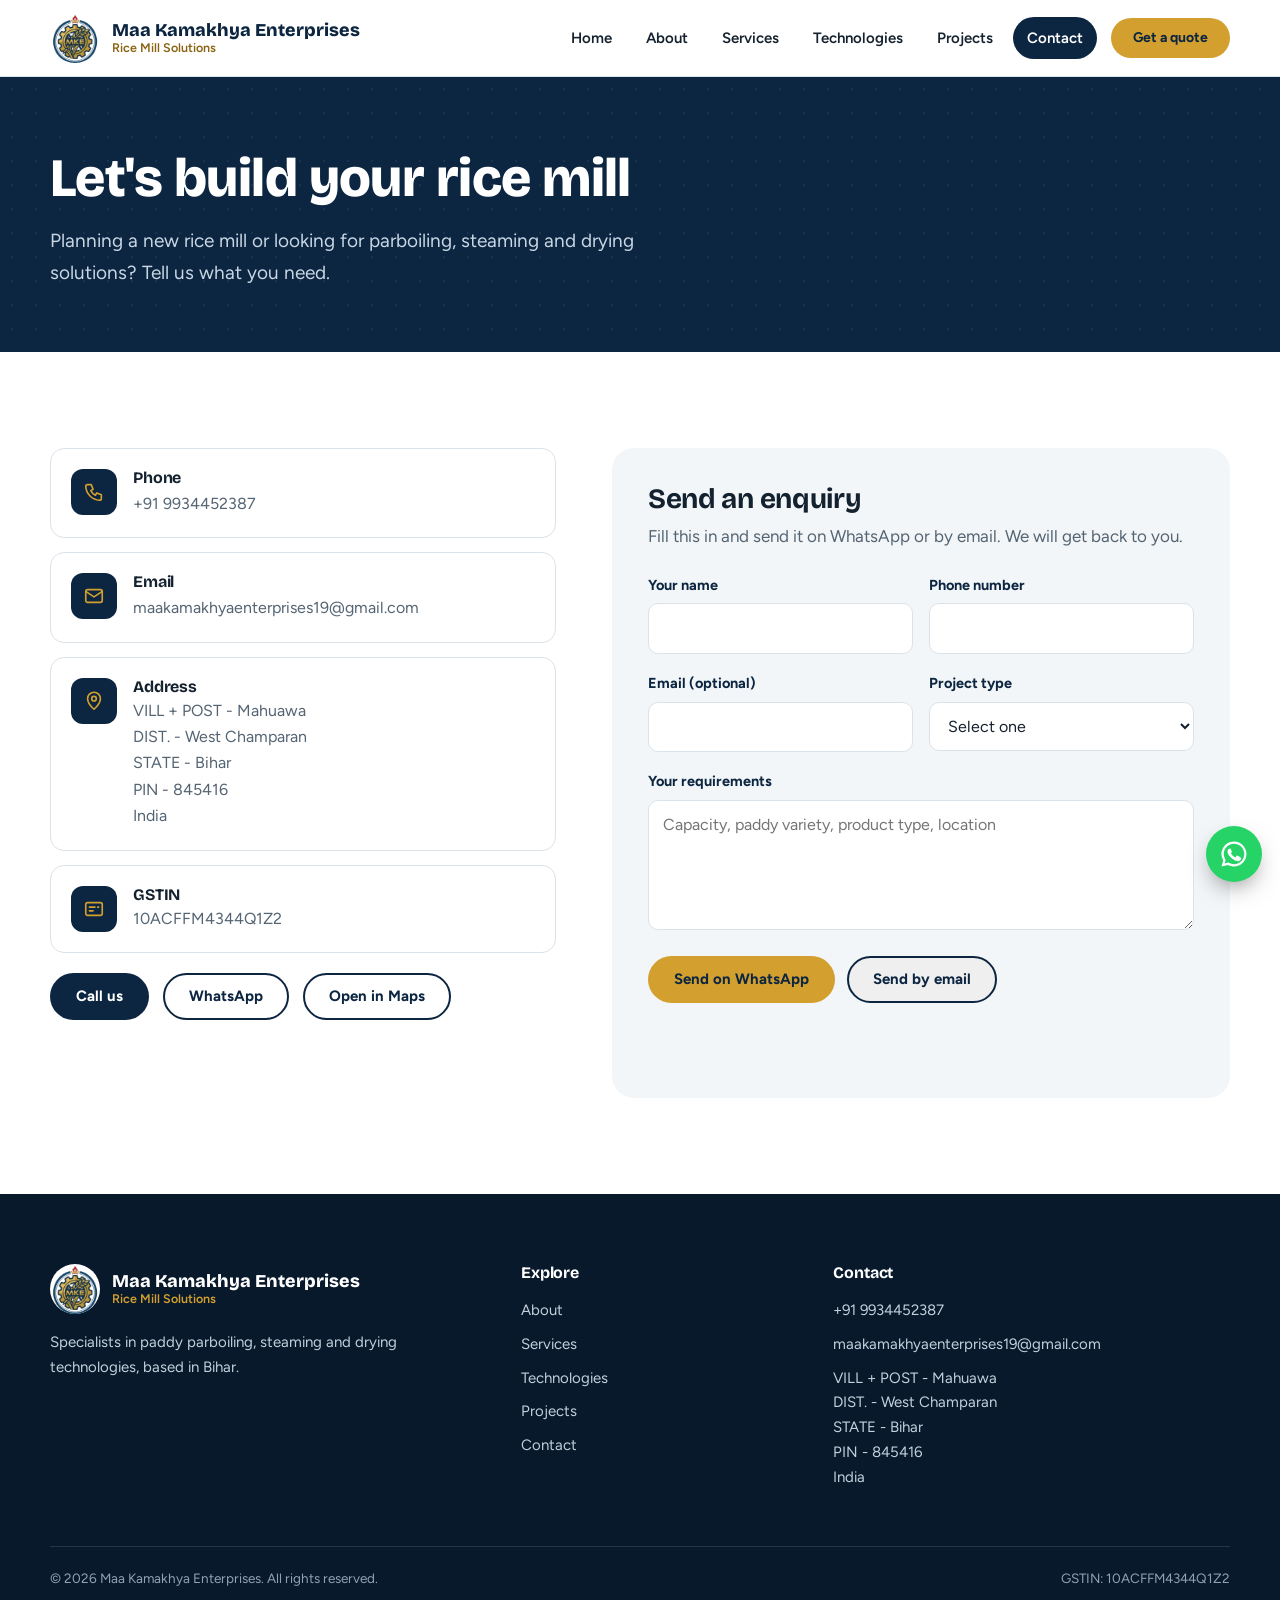
<file: contact.html>
<!doctype html>
<html lang="en">
<head>
  <meta charset="UTF-8">
  <meta name="viewport" content="width=device-width, initial-scale=1">
  <title>Contact | Maa Kamakhya Enterprises</title>
  <meta name="description" content="Contact Maa Kamakhya Enterprises, Mahuawa, West Champaran, Bihar for rice mill plant setup, parboiling, steaming and drying solutions.">
  <meta name="theme-color" content="#0c2540">
  <link rel="canonical" href="https://mdrive660-cmd.github.io/mkeglobal/contact.html">
  <meta property="og:type" content="website">
  <meta property="og:site_name" content="Maa Kamakhya Enterprises">
  <meta property="og:title" content="Contact | Maa Kamakhya Enterprises">
  <meta property="og:description" content="Contact Maa Kamakhya Enterprises, Mahuawa, West Champaran, Bihar for rice mill plant setup, parboiling, steaming and drying solutions.">
  <meta property="og:url" content="https://mdrive660-cmd.github.io/mkeglobal/contact.html">
  <meta property="og:image" content="https://mdrive660-cmd.github.io/mkeglobal/images/logo/mke-logo.png">
  <meta name="twitter:card" content="summary">
  <link rel="icon" type="image/png" href="images/logo/mke-mark.png">
  <link rel="apple-touch-icon" href="images/logo/mke-mark.png">
  <link rel="preconnect" href="https://fonts.googleapis.com">
  <link rel="preconnect" href="https://fonts.gstatic.com" crossorigin>
  <link href="https://fonts.googleapis.com/css2?family=Bricolage+Grotesque:opsz,wght@12..96,600;12..96,700;12..96,800&family=Figtree:wght@400;500;600;700&display=swap" rel="stylesheet">
  <link rel="stylesheet" href="css/style.css">
  <script src="js/company-config.js"></script>
</head>
<body>
<a href="#main" class="skip-link">Skip to main content</a>
<header class="header">
  <div class="wrap bar">
    <a class="brand" href="index.html" aria-label="Maa Kamakhya Enterprises, home">
      <img src="images/logo/mke-mark.png" alt="" width="50" height="50">
      <span class="brand-text"><strong>Maa Kamakhya Enterprises</strong><small>Rice Mill Solutions</small></span>
    </a>
    <button class="menu" type="button" aria-label="Open menu" aria-controls="site-nav" aria-expanded="false"><span></span><span></span><span></span></button>
    <nav id="site-nav" class="site-nav" aria-label="Main"><a href="index.html">Home</a><a href="about.html">About</a><a href="services.html">Services</a><a href="technologies.html">Technologies</a><a href="projects.html">Projects</a><a href="contact.html" aria-current="page">Contact</a><a class="btn btn-gold nav-cta" href="contact.html">Get a quote</a></nav>
  </div>
</header>
<main id="main">
<section class="page-hero"><div class="wrap"><h1>Let's build your rice mill</h1><p>Planning a new rice mill or looking for parboiling, steaming and drying solutions? Tell us what you need.</p></div></section>
<section class="section">
  <div class="wrap contact-grid">
    <div class="info-list">
      <div class="info"><div class="icon"><svg viewBox="0 0 24 24" fill="none" stroke="currentColor" stroke-width="1.8" stroke-linecap="round" stroke-linejoin="round" aria-hidden="true" ><path d="M5 4h4l2 5-2.5 1.5a11 11 0 0 0 5 5L15 13l5 2v4a2 2 0 0 1-2 2A16 16 0 0 1 3 6a2 2 0 0 1 2-2z"/></svg></div><div><h3>Phone</h3><a href="tel:+919934452387" data-company-href="tel"><span data-company="phone">+91 9934452387</span></a></div></div>
      <div class="info"><div class="icon"><svg viewBox="0 0 24 24" fill="none" stroke="currentColor" stroke-width="1.8" stroke-linecap="round" stroke-linejoin="round" aria-hidden="true" ><rect x="3" y="5" width="18" height="14" rx="2"/><path d="m3 7 9 6 9-6"/></svg></div><div><h3>Email</h3><a href="mailto:maakamakhyaenterprises19@gmail.com" data-company-href="mailto"><span data-company="email">maakamakhyaenterprises19@gmail.com</span></a></div></div>
      <div class="info"><div class="icon"><svg viewBox="0 0 24 24" fill="none" stroke="currentColor" stroke-width="1.8" stroke-linecap="round" stroke-linejoin="round" aria-hidden="true" ><path d="M12 21s7-6.2 7-11.5a7 7 0 0 0-14 0C5 14.8 12 21 12 21z"/><circle cx="12" cy="9.5" r="2.5"/></svg></div><div><h3>Address</h3><p data-company="address">VILL + POST - Mahuawa<br>DIST. - West Champaran<br>STATE - Bihar<br>PIN - 845416<br>India</p></div></div>
      <div class="info"><div class="icon"><svg viewBox="0 0 24 24" fill="none" stroke="currentColor" stroke-width="1.8" stroke-linecap="round" stroke-linejoin="round" aria-hidden="true" ><rect x="3" y="5" width="18" height="14" rx="2"/><path d="M7 10h6M7 14h4M16 10h1"/></svg></div><div><h3>GSTIN</h3><p data-company="gstin">10ACFFM4344Q1Z2</p></div></div>
      <div class="actions" style="margin-top:6px">
        <a class="btn btn-dark" href="tel:+919934452387" data-company-href="tel">Call us</a>
        <a class="btn btn-line" href="https://wa.me/919934452387?text=Hello%20Maa%20Kamakhya%20Enterprises%2C%20I%20would%20like%20to%20discuss%20a%20rice%20mill%20project." data-company-href="wa" target="_blank" rel="noopener noreferrer">WhatsApp</a>
        <a class="btn btn-line" href="https://www.google.com/maps/search/?api=1&amp;query=Mahuawa%2C+West+Champaran%2C+Bihar+845416" target="_blank" rel="noopener noreferrer">Open in Maps</a>
      </div>
    </div>
    <form class="form" id="enquiry-form" novalidate>
      <h2>Send an enquiry</h2>
      <p>Fill this in and send it on WhatsApp or by email. We will get back to you.</p>
      <div class="field-row">
        <div class="field"><label for="name">Your name</label><input id="name" name="name" autocomplete="name" required></div>
        <div class="field"><label for="phone">Phone number</label><input id="phone" name="phone" type="tel" autocomplete="tel" required></div>
      </div>
      <div class="field-row">
        <div class="field"><label for="email">Email (optional)</label><input id="email" name="email" type="email" autocomplete="email"></div>
        <div class="field"><label for="project">Project type</label>
          <select id="project" name="project"><option value="">Select one</option><option>New rice mill</option><option>Upgrade of existing mill</option><option>Parboiling plant</option><option>Steaming system</option><option>Paddy drying</option><option>Other</option></select></div>
      </div>
      <div class="field"><label for="message">Your requirements</label><textarea id="message" name="message" placeholder="Capacity, paddy variety, product type, location" required></textarea></div>
      <div class="form-actions">
        <button class="btn btn-gold" type="submit">Send on WhatsApp</button>
        <button class="btn btn-line" type="button" id="send-email">Send by email</button>
      </div>
      <p class="form-msg" role="status" aria-live="polite"></p>
    </form>
  </div>
</section>
</main>
<footer class="footer">
  <div class="wrap footer-grid">
    <div>
      <div class="brand">
        <img src="images/logo/mke-mark.png" alt="" width="50" height="50">
        <span class="brand-text"><strong data-company="name">Maa Kamakhya Enterprises</strong><small>Rice Mill Solutions</small></span>
      </div>
      <p>Specialists in paddy parboiling, steaming and drying technologies, based in Bihar.</p>
    </div>
    <div>
      <h4>Explore</h4>
      <a href="about.html">About</a><a href="services.html">Services</a><a href="technologies.html">Technologies</a><a href="projects.html">Projects</a><a href="contact.html">Contact</a>
    </div>
    <div>
      <h4>Contact</h4>
      <a href="tel:+919934452387" data-company-href="tel"><span data-company="phone">+91 9934452387</span></a>
      <a href="mailto:maakamakhyaenterprises19@gmail.com" data-company-href="mailto"><span data-company="email">maakamakhyaenterprises19@gmail.com</span></a>
      <address data-company="address">VILL + POST - Mahuawa<br>DIST. - West Champaran<br>STATE - Bihar<br>PIN - 845416<br>India</address>
    </div>
  </div>
  <div class="wrap bottom">
    <span>&copy; <span data-company="year">2026</span> Maa Kamakhya Enterprises. All rights reserved.</span>
    <span>GSTIN: <span data-company="gstin">10ACFFM4344Q1Z2</span></span>
  </div>
</footer>
<div class="floating"><a aria-label="Chat on WhatsApp" href="https://wa.me/919934452387?text=Hello%20Maa%20Kamakhya%20Enterprises%2C%20I%20would%20like%20to%20discuss%20a%20rice%20mill%20project." data-company-href="wa" data-text="Hello Maa Kamakhya Enterprises, I would like to discuss a rice mill project." target="_blank" rel="noopener noreferrer">
  <svg viewBox="0 0 24 24" fill="currentColor" aria-hidden="true"><path d="M12 2a10 10 0 0 0-8.6 15.1L2 22l5-1.3A10 10 0 1 0 12 2zm0 18.2a8.2 8.2 0 0 1-4.2-1.2l-.3-.2-3 .8.8-2.9-.2-.3A8.2 8.2 0 1 1 12 20.2zm4.5-6.1c-.2-.1-1.5-.7-1.7-.8s-.4-.1-.6.1-.7.8-.8 1-.3.2-.5.1a6.700 6.700 0 0 1-3.300-2.900c-.2-.4.2-.4.700-1.300.1-.1 0-.3 0-.4l-.8-1.800c-.2-.5-.4-.4-.6-.4h-.5a1 1 0 0 0-.7.3 3 3 0 0 0-.9 2.200 5.300 5.300 0 0 0 1.100 2.800 12 12 0 0 0 4.600 4c1.700.7 2.400.8 3.200.7a2.700 2.700 0 0 0 1.800-1.300 2.200 2.200 0 0 0 .2-1.300c-.1-.1-.3-.2-.5-.3z"/></svg></a></div>
<script src="js/script.js"></script>
</body>
</html>
</file>
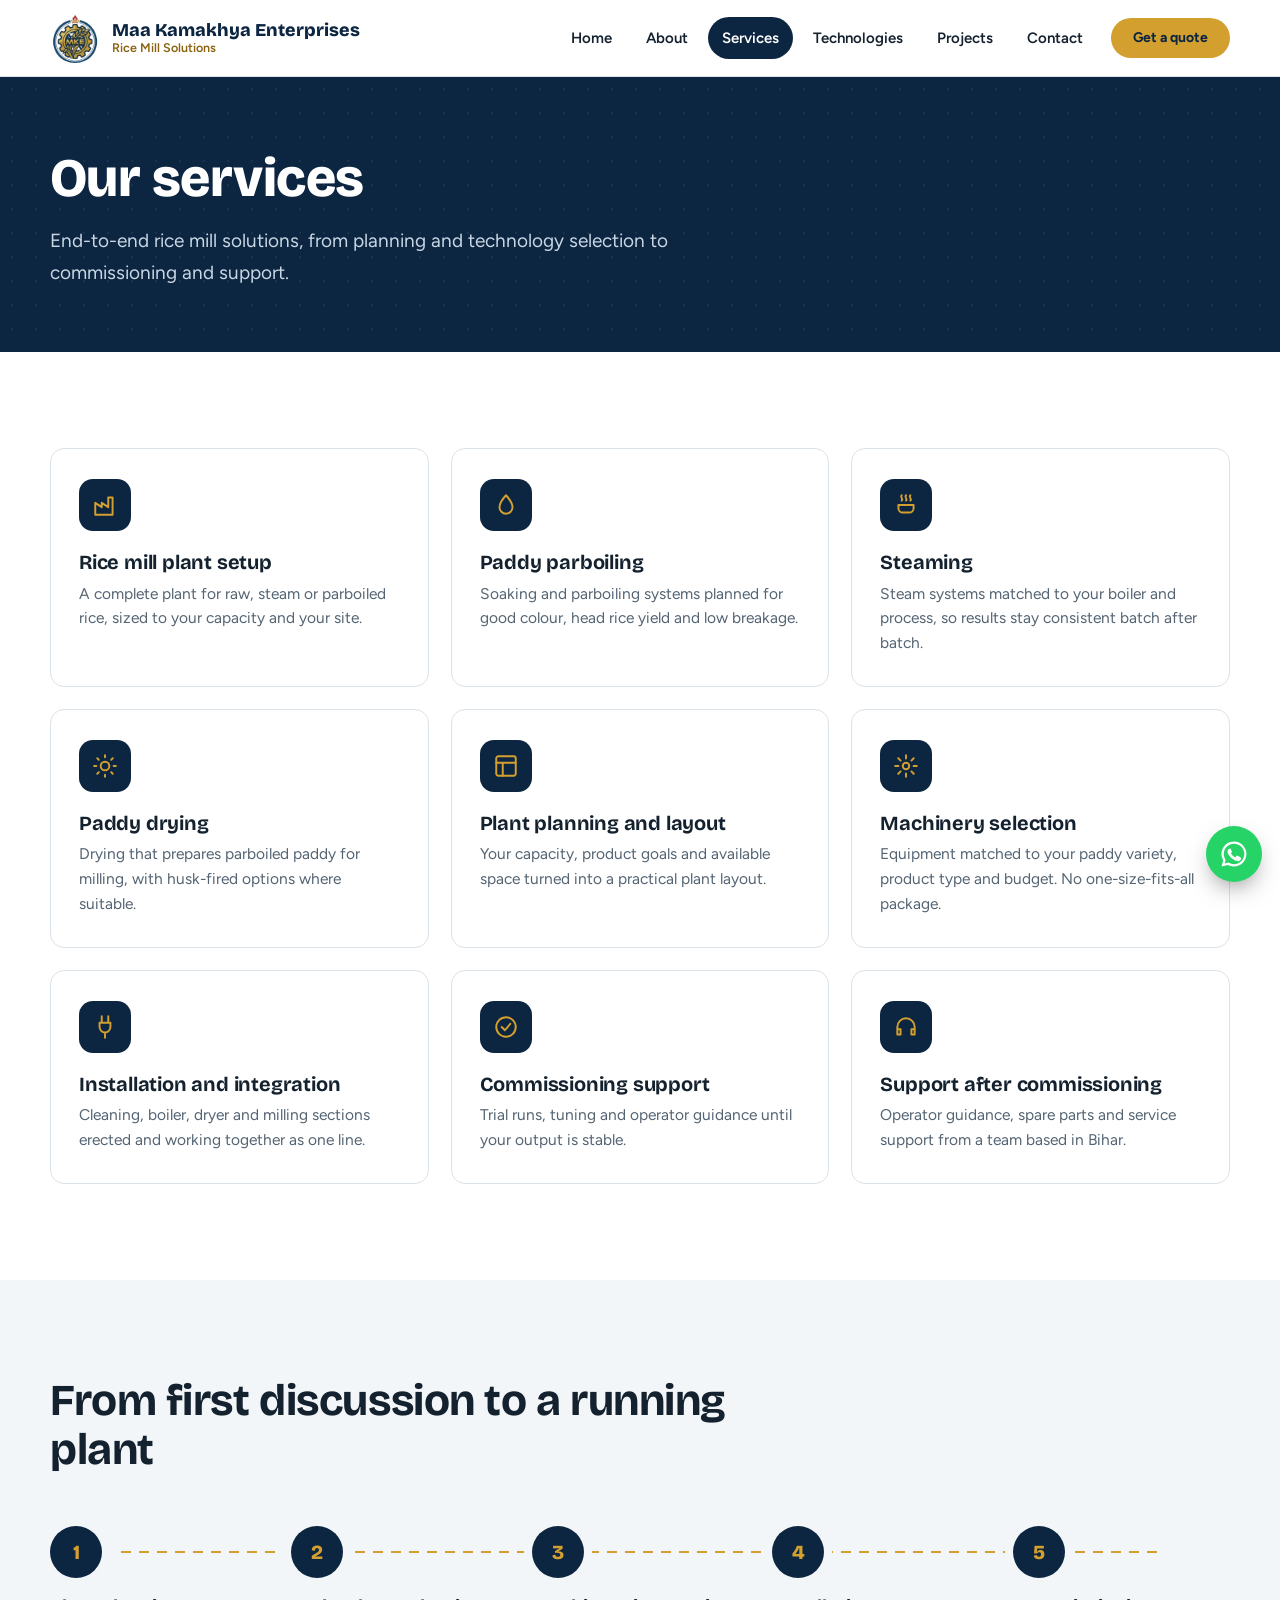
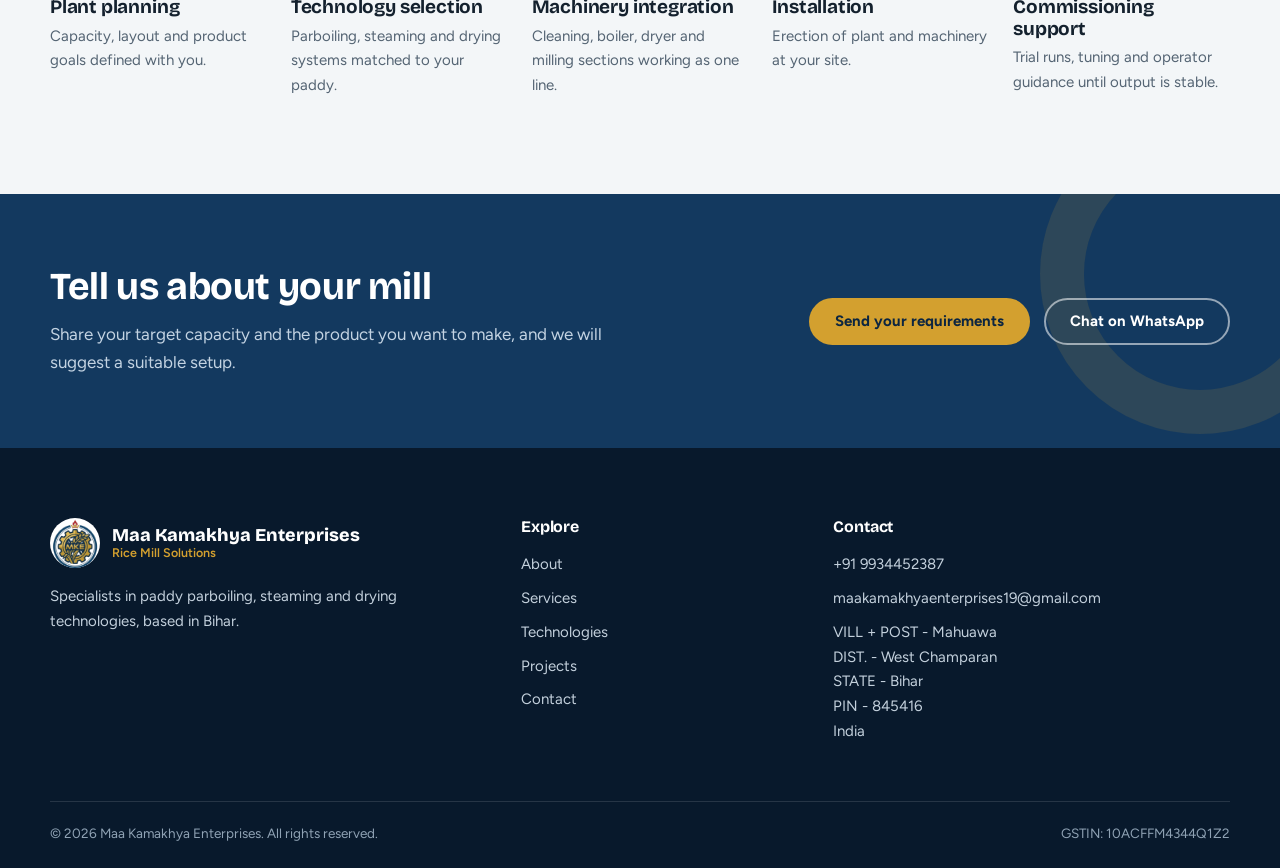
<file: services.html>
<!doctype html>
<html lang="en">
<head>
  <meta charset="UTF-8">
  <meta name="viewport" content="width=device-width, initial-scale=1">
  <title>Services | Maa Kamakhya Enterprises</title>
  <meta name="description" content="Rice mill plant setup, paddy parboiling, steaming, drying, plant layout, machinery selection, installation and commissioning support in Bihar.">
  <meta name="theme-color" content="#0c2540">
  <link rel="canonical" href="https://mdrive660-cmd.github.io/mkeglobal/services.html">
  <meta property="og:type" content="website">
  <meta property="og:site_name" content="Maa Kamakhya Enterprises">
  <meta property="og:title" content="Services | Maa Kamakhya Enterprises">
  <meta property="og:description" content="Rice mill plant setup, paddy parboiling, steaming, drying, plant layout, machinery selection, installation and commissioning support in Bihar.">
  <meta property="og:url" content="https://mdrive660-cmd.github.io/mkeglobal/services.html">
  <meta property="og:image" content="https://mdrive660-cmd.github.io/mkeglobal/images/logo/mke-logo.png">
  <meta name="twitter:card" content="summary">
  <link rel="icon" type="image/png" href="images/logo/mke-mark.png">
  <link rel="apple-touch-icon" href="images/logo/mke-mark.png">
  <link rel="preconnect" href="https://fonts.googleapis.com">
  <link rel="preconnect" href="https://fonts.gstatic.com" crossorigin>
  <link href="https://fonts.googleapis.com/css2?family=Bricolage+Grotesque:opsz,wght@12..96,600;12..96,700;12..96,800&family=Figtree:wght@400;500;600;700&display=swap" rel="stylesheet">
  <link rel="stylesheet" href="css/style.css">
  <script src="js/company-config.js"></script>
</head>
<body>
<a href="#main" class="skip-link">Skip to main content</a>
<header class="header">
  <div class="wrap bar">
    <a class="brand" href="index.html" aria-label="Maa Kamakhya Enterprises, home">
      <img src="images/logo/mke-mark.png" alt="" width="50" height="50">
      <span class="brand-text"><strong>Maa Kamakhya Enterprises</strong><small>Rice Mill Solutions</small></span>
    </a>
    <button class="menu" type="button" aria-label="Open menu" aria-controls="site-nav" aria-expanded="false"><span></span><span></span><span></span></button>
    <nav id="site-nav" class="site-nav" aria-label="Main"><a href="index.html">Home</a><a href="about.html">About</a><a href="services.html" aria-current="page">Services</a><a href="technologies.html">Technologies</a><a href="projects.html">Projects</a><a href="contact.html">Contact</a><a class="btn btn-gold nav-cta" href="contact.html">Get a quote</a></nav>
  </div>
</header>
<main id="main">
<section class="page-hero"><div class="wrap"><h1>Our services</h1><p>End-to-end rice mill solutions, from planning and technology selection to commissioning and support.</p></div></section>
<section class="section">
  <div class="wrap"><div class="grid-3"><article class="card"><div class="icon"><svg viewBox="0 0 24 24" fill="none" stroke="currentColor" stroke-width="1.8" stroke-linecap="round" stroke-linejoin="round" aria-hidden="true" ><path d="M3 21V10l6 4v-4l6 4V5h4v16z"/></svg></div><h3>Rice mill plant setup</h3><p>A complete plant for raw, steam or parboiled rice, sized to your capacity and your site.</p></article><article class="card"><div class="icon"><svg viewBox="0 0 24 24" fill="none" stroke="currentColor" stroke-width="1.8" stroke-linecap="round" stroke-linejoin="round" aria-hidden="true" ><path d="M12 3s6 6.5 6 11a6 6 0 0 1-12 0c0-4.5 6-11 6-11z"/></svg></div><h3>Paddy parboiling</h3><p>Soaking and parboiling systems planned for good colour, head rice yield and low breakage.</p></article><article class="card"><div class="icon"><svg viewBox="0 0 24 24" fill="none" stroke="currentColor" stroke-width="1.8" stroke-linecap="round" stroke-linejoin="round" aria-hidden="true" ><path d="M8 3c-2 2 2 3 0 5M12 3c-2 2 2 3 0 5M16 3c-2 2 2 3 0 5"/><path d="M5 12h14v3a4 4 0 0 1-4 4H9a4 4 0 0 1-4-4z"/></svg></div><h3>Steaming</h3><p>Steam systems matched to your boiler and process, so results stay consistent batch after batch.</p></article><article class="card"><div class="icon"><svg viewBox="0 0 24 24" fill="none" stroke="currentColor" stroke-width="1.8" stroke-linecap="round" stroke-linejoin="round" aria-hidden="true" ><circle cx="12" cy="12" r="4"/><path d="M12 2v2M12 20v2M4.9 4.9l1.4 1.4M17.7 17.7l1.4 1.4M2 12h2M20 12h2M4.9 19.1l1.4-1.4M17.7 6.3l1.4-1.4"/></svg></div><h3>Paddy drying</h3><p>Drying that prepares parboiled paddy for milling, with husk-fired options where suitable.</p></article><article class="card"><div class="icon"><svg viewBox="0 0 24 24" fill="none" stroke="currentColor" stroke-width="1.8" stroke-linecap="round" stroke-linejoin="round" aria-hidden="true" ><rect x="3" y="3" width="18" height="18" rx="2"/><path d="M3 9h18M9 21V9"/></svg></div><h3>Plant planning and layout</h3><p>Your capacity, product goals and available space turned into a practical plant layout.</p></article><article class="card"><div class="icon"><svg viewBox="0 0 24 24" fill="none" stroke="currentColor" stroke-width="1.8" stroke-linecap="round" stroke-linejoin="round" aria-hidden="true" ><circle cx="12" cy="12" r="3"/><path d="M12 2v3M12 19v3M2 12h3M19 12h3M4.9 4.9l2.1 2.1M17 17l2.1 2.1M4.9 19.1 7 17M17 7l2.1-2.1"/></svg></div><h3>Machinery selection</h3><p>Equipment matched to your paddy variety, product type and budget. No one-size-fits-all package.</p></article><article class="card"><div class="icon"><svg viewBox="0 0 24 24" fill="none" stroke="currentColor" stroke-width="1.8" stroke-linecap="round" stroke-linejoin="round" aria-hidden="true" ><path d="M9 2v6M15 2v6M7 8h10v4a5 5 0 0 1-10 0zM12 17v5"/></svg></div><h3>Installation and integration</h3><p>Cleaning, boiler, dryer and milling sections erected and working together as one line.</p></article><article class="card"><div class="icon"><svg viewBox="0 0 24 24" fill="none" stroke="currentColor" stroke-width="1.8" stroke-linecap="round" stroke-linejoin="round" aria-hidden="true" ><circle cx="12" cy="12" r="9"/><path d="m8 12 3 3 5-6"/></svg></div><h3>Commissioning support</h3><p>Trial runs, tuning and operator guidance until your output is stable.</p></article><article class="card"><div class="icon"><svg viewBox="0 0 24 24" fill="none" stroke="currentColor" stroke-width="1.8" stroke-linecap="round" stroke-linejoin="round" aria-hidden="true" ><path d="M4 14v-2a8 8 0 0 1 16 0v2M4 14h3v5H4zM17 14h3v5h-3z"/></svg></div><h3>Support after commissioning</h3><p>Operator guidance, spare parts and service support from a team based in Bihar.</p></article></div></div>
</section>
<section class="section section-paper">
  <div class="wrap">
    <div class="section-head"><h2>From first discussion to a running plant</h2></div>
    <ol class="steps" style="--n:5"><li><h3>Plant planning</h3><p>Capacity, layout and product goals defined with you.</p></li><li><h3>Technology selection</h3><p>Parboiling, steaming and drying systems matched to your paddy.</p></li><li><h3>Machinery integration</h3><p>Cleaning, boiler, dryer and milling sections working as one line.</p></li><li><h3>Installation</h3><p>Erection of plant and machinery at your site.</p></li><li><h3>Commissioning support</h3><p>Trial runs, tuning and operator guidance until output is stable.</p></li></ol>
  </div>
</section>
<section class="cta">
  <div class="wrap cta-inner">
    <div><h2>Tell us about your mill</h2><p>Share your target capacity and the product you want to make, and we will suggest a suitable setup.</p></div>
    <div class="actions" style="margin:0">
      <a class="btn btn-gold" href="contact.html">Send your requirements</a>
      <a class="btn btn-ghost" href="https://wa.me/919934452387?text=Hello%20Maa%20Kamakhya%20Enterprises%2C%20I%20would%20like%20to%20discuss%20a%20rice%20mill%20project." data-company-href="wa" target="_blank" rel="noopener noreferrer">Chat on WhatsApp</a>
    </div>
  </div>
</section>
</main>
<footer class="footer">
  <div class="wrap footer-grid">
    <div>
      <div class="brand">
        <img src="images/logo/mke-mark.png" alt="" width="50" height="50">
        <span class="brand-text"><strong data-company="name">Maa Kamakhya Enterprises</strong><small>Rice Mill Solutions</small></span>
      </div>
      <p>Specialists in paddy parboiling, steaming and drying technologies, based in Bihar.</p>
    </div>
    <div>
      <h4>Explore</h4>
      <a href="about.html">About</a><a href="services.html">Services</a><a href="technologies.html">Technologies</a><a href="projects.html">Projects</a><a href="contact.html">Contact</a>
    </div>
    <div>
      <h4>Contact</h4>
      <a href="tel:+919934452387" data-company-href="tel"><span data-company="phone">+91 9934452387</span></a>
      <a href="mailto:maakamakhyaenterprises19@gmail.com" data-company-href="mailto"><span data-company="email">maakamakhyaenterprises19@gmail.com</span></a>
      <address data-company="address">VILL + POST - Mahuawa<br>DIST. - West Champaran<br>STATE - Bihar<br>PIN - 845416<br>India</address>
    </div>
  </div>
  <div class="wrap bottom">
    <span>&copy; <span data-company="year">2026</span> Maa Kamakhya Enterprises. All rights reserved.</span>
    <span>GSTIN: <span data-company="gstin">10ACFFM4344Q1Z2</span></span>
  </div>
</footer>
<div class="floating"><a aria-label="Chat on WhatsApp" href="https://wa.me/919934452387?text=Hello%20Maa%20Kamakhya%20Enterprises%2C%20I%20would%20like%20to%20discuss%20a%20rice%20mill%20project." data-company-href="wa" data-text="Hello Maa Kamakhya Enterprises, I would like to discuss a rice mill project." target="_blank" rel="noopener noreferrer">
  <svg viewBox="0 0 24 24" fill="currentColor" aria-hidden="true"><path d="M12 2a10 10 0 0 0-8.6 15.1L2 22l5-1.3A10 10 0 1 0 12 2zm0 18.2a8.2 8.2 0 0 1-4.2-1.2l-.3-.2-3 .8.8-2.9-.2-.3A8.2 8.2 0 1 1 12 20.2zm4.5-6.1c-.2-.1-1.5-.7-1.7-.8s-.4-.1-.6.1-.7.8-.8 1-.3.2-.5.1a6.700 6.700 0 0 1-3.300-2.900c-.2-.4.2-.4.700-1.300.1-.1 0-.3 0-.4l-.8-1.800c-.2-.5-.4-.4-.6-.4h-.5a1 1 0 0 0-.7.3 3 3 0 0 0-.9 2.200 5.300 5.300 0 0 0 1.100 2.800 12 12 0 0 0 4.600 4c1.700.7 2.400.8 3.200.7a2.700 2.700 0 0 0 1.800-1.300 2.200 2.200 0 0 0 .2-1.300c-.1-.1-.3-.2-.5-.3z"/></svg></a></div>
<script src="js/script.js"></script>
</body>
</html>
</file>
<file: css/style.css>
/* ==========================================================================
   Maa Kamakhya Enterprises - site styles
   Palette is taken from the logo: deep navy ring, gold gear, flame red.
   ========================================================================== */

:root {
  --navy: #0c2540;
  --navy-2: #13395f;
  --blue: #1d5a8e;
  --gold: #d3a02f;
  --gold-deep: #8a6310;
  --gold-soft: #f6e9c4;
  --flame: #d8452c;
  --paper: #f3f6f8;
  --white: #ffffff;
  --ink: #14212e;
  --muted: #546473;
  --line: #dbe2e8;

  --font-head: "Bricolage Grotesque", "Segoe UI", Arial, sans-serif;
  --font-body: "Figtree", "Segoe UI", Arial, sans-serif;

  --r-sm: 8px;
  --r-md: 14px;
  --r-lg: 22px;
  --shadow: 0 18px 40px -22px rgba(12, 37, 64, .45);
}

*, *::before, *::after { box-sizing: border-box; }
html { scroll-behavior: smooth; scroll-padding-top: 90px; }
body {
  margin: 0;
  color: var(--ink);
  background: var(--white);
  font: 400 17px/1.65 var(--font-body);
  -webkit-font-smoothing: antialiased;
}
img, svg { max-width: 100%; display: block; }
a { color: inherit; text-decoration: none; }
h1, h2, h3, h4 { font-family: var(--font-head); line-height: 1.12; margin: 0; letter-spacing: -.01em; }
h1 { font-size: clamp(36px, 5.4vw, 64px); font-weight: 800; }
h2 { font-size: clamp(28px, 3.6vw, 44px); font-weight: 700; }
h3 { font-size: 21px; font-weight: 700; }
p { margin: 0 0 1em; }
ul, ol { margin: 0; padding: 0; list-style: none; }

:focus-visible { outline: 3px solid var(--gold); outline-offset: 3px; border-radius: 4px; }

.wrap { width: min(1180px, calc(100% - 40px)); margin-inline: auto; }
.skip-link {
  position: absolute; left: -9999px; top: 0; z-index: 100;
  background: var(--navy); color: #fff; padding: 12px 18px; border-radius: 0 0 10px 10px;
}
.skip-link:focus { left: 16px; }

/* ---------- Buttons ---------- */
.btn {
  display: inline-flex; align-items: center; justify-content: center; gap: 8px;
  padding: 14px 24px; border-radius: 999px; border: 2px solid transparent;
  font: 700 15px/1 var(--font-body); cursor: pointer;
  transition: transform .18s ease, background .18s ease, color .18s ease, border-color .18s ease;
}
.btn:hover { transform: translateY(-2px); }
.btn-gold { background: var(--gold); color: var(--navy); }
.btn-gold:hover { background: #e0b244; }
.btn-ghost { border-color: rgba(255, 255, 255, .55); color: #fff; }
.btn-ghost:hover { border-color: #fff; background: rgba(255, 255, 255, .08); }
.btn-dark { background: var(--navy); color: #fff; }
.btn-dark:hover { background: var(--navy-2); }
.btn-line { border-color: var(--navy); color: var(--navy); }
.btn-line:hover { background: var(--navy); color: #fff; }
.btn svg { width: 18px; height: 18px; }

/* ---------- Header ---------- */
.header {
  position: sticky; top: 0; z-index: 50;
  background: rgba(255, 255, 255, .92);
  -webkit-backdrop-filter: blur(12px); backdrop-filter: blur(12px);
  border-bottom: 1px solid var(--line);
  transition: box-shadow .2s ease;
}
.header.scrolled { box-shadow: 0 10px 30px -20px rgba(12, 37, 64, .5); }
.bar { display: flex; align-items: center; justify-content: space-between; height: 76px; gap: 16px; }
.brand { display: flex; align-items: center; gap: 12px; min-width: 0; }
.brand img { width: 50px; height: 50px; border-radius: 50%; background: #fff; flex: none; }
.brand-text { display: flex; flex-direction: column; line-height: 1.15; min-width: 0; }
.brand-text strong { font: 800 18px/1.1 var(--font-head); color: var(--navy); white-space: nowrap; }
.brand-text small { font-size: 12.5px; color: var(--gold-deep); font-weight: 600; }

.site-nav { display: flex; align-items: center; gap: 6px; }
.site-nav a:not(.btn) {
  padding: 9px 14px; border-radius: 999px; font-weight: 600; font-size: 15px; color: var(--ink);
  transition: background .15s ease, color .15s ease;
}
.site-nav a:not(.btn):hover { background: var(--paper); }
.site-nav a[aria-current="page"] { background: var(--navy); color: #fff; }
.site-nav .nav-cta { margin-left: 8px; padding: 11px 20px; font-size: 14px; }

.menu {
  display: none; width: 46px; height: 46px; border: 1px solid var(--line); background: #fff;
  border-radius: 12px; cursor: pointer; padding: 0; position: relative;
}
.menu span {
  position: absolute; left: 12px; right: 12px; height: 2px; background: var(--navy);
  border-radius: 2px; transition: transform .2s ease, opacity .2s ease;
}
.menu span:nth-child(1) { top: 15px; }
.menu span:nth-child(2) { top: 22px; }
.menu span:nth-child(3) { top: 29px; }
.menu[aria-expanded="true"] span:nth-child(1) { transform: translateY(7px) rotate(45deg); }
.menu[aria-expanded="true"] span:nth-child(2) { opacity: 0; }
.menu[aria-expanded="true"] span:nth-child(3) { transform: translateY(-7px) rotate(-45deg); }

/* ---------- Image placeholders (see README for file names) ---------- */
.ph {
  position: relative; overflow: hidden; display: grid; place-items: center; text-align: center;
  min-height: 260px; border-radius: var(--r-md); color: var(--muted); font-size: 14px; padding: 20px;
  background: repeating-linear-gradient(135deg, #e6ecf1 0 14px, #edf2f6 14px 28px);
  border: 2px dashed #c3cfda;
}
.ph b { display: block; margin-top: 6px; font: 600 13px/1.4 ui-monospace, Menlo, Consolas, monospace; color: var(--navy-2); word-break: break-all; }
.ph svg { width: 34px; height: 34px; margin: 0 auto 6px; opacity: .55; }
.ph.has-img { border: 0; background: var(--navy); }
.ph.has-img > :not(img):not(.keep) { display: none; }
.ph img { position: absolute; inset: 0; width: 100%; height: 100%; object-fit: cover; }
.ph-dark { background: repeating-linear-gradient(135deg, #12365a 0 14px, #163e66 14px 28px); border-color: #3a5f86; color: #b9cadb; }
.ph-dark b { color: var(--gold); }

/* ---------- Hero ---------- */
.hero {
  position: relative; color: #fff; overflow: hidden;
  background: var(--navy);
  background-image: radial-gradient(rgba(255, 255, 255, .06) 1.3px, transparent 1.3px);
  background-size: 24px 24px;
  padding: 84px 0 150px;
}
.hero-grid { display: grid; grid-template-columns: 1.08fr .92fr; gap: 56px; align-items: center; }
.hero h1 { margin-bottom: 22px; }
.hero .lead { font-size: 20px; color: #d3dee9; max-width: 560px; }
.actions { display: flex; flex-wrap: wrap; gap: 14px; margin-top: 30px; }

.stages { display: flex; align-items: center; gap: 0; margin-top: 44px; flex-wrap: wrap; row-gap: 12px; }
.stages a {
  display: inline-flex; align-items: center; gap: 10px; padding: 10px 18px 10px 12px;
  border: 1px solid rgba(255, 255, 255, .22); border-radius: 999px; font-weight: 600; font-size: 15px;
  transition: border-color .15s ease, background .15s ease;
}
.stages a:hover { border-color: var(--gold); background: rgba(211, 160, 47, .12); }
.stages a svg { width: 26px; height: 26px; padding: 5px; border-radius: 50%; background: var(--gold); color: var(--navy); }
.stages i { width: 26px; height: 2px; background: linear-gradient(90deg, var(--gold), rgba(211, 160, 47, .25)); }

.hero-media { position: relative; }
.hero-media .ph { min-height: 470px; border-radius: var(--r-lg); box-shadow: 0 40px 70px -30px rgba(0, 0, 0, .7); }
.badge {
  position: absolute; left: -22px; bottom: 34px; z-index: 3; display: flex; align-items: center; gap: 12px;
  background: #fff; color: var(--navy); padding: 14px 20px 14px 14px; border-radius: var(--r-md); box-shadow: var(--shadow);
}
.badge svg { width: 38px; height: 38px; padding: 8px; border-radius: 50%; background: var(--gold-soft); color: var(--gold-deep); flex: none; }
.badge strong { display: block; font: 800 16px/1.2 var(--font-head); }
.badge span { font-size: 13px; color: var(--muted); }

/* Steam: the single decorative motion on the site. Rises slowly over the hero photo. */
.steam { position: absolute; inset: 0; z-index: 2; pointer-events: none; overflow: hidden; border-radius: var(--r-lg); }
.steam span {
  position: absolute; bottom: -60px; width: 120px; height: 120px; border-radius: 50%;
  background: radial-gradient(circle, rgba(255, 255, 255, .5), rgba(255, 255, 255, 0) 68%);
  filter: blur(7px); opacity: 0; animation: rise 9s ease-in infinite;
}
.steam span:nth-child(1) { left: 12%; animation-delay: 0s; }
.steam span:nth-child(2) { left: 34%; animation-delay: 2.4s; width: 150px; height: 150px; }
.steam span:nth-child(3) { left: 58%; animation-delay: 4.6s; }
.steam span:nth-child(4) { left: 76%; animation-delay: 1.4s; width: 100px; height: 100px; }
.steam span:nth-child(5) { left: 46%; animation-delay: 6.2s; width: 90px; height: 90px; }
@keyframes rise {
  0% { transform: translateY(0) scale(.7); opacity: 0; }
  18% { opacity: .75; }
  100% { transform: translateY(-520px) translateX(24px) scale(1.7); opacity: 0; }
}

/* Hero entrance: one orchestrated moment on load */
.hero-copy > * { animation: enter .7s cubic-bezier(.2, .7, .2, 1) both; }
.hero-copy > *:nth-child(2) { animation-delay: .08s; }
.hero-copy > *:nth-child(3) { animation-delay: .16s; }
.hero-copy > *:nth-child(4) { animation-delay: .24s; }
.hero-copy > *:nth-child(5) { animation-delay: .32s; }
@keyframes enter { from { opacity: 0; transform: translateY(18px); } to { opacity: 1; transform: none; } }

/* ---------- Trust strip (overlaps hero) ---------- */
.strip { position: relative; z-index: 5; margin-top: -78px; }
.strip-grid {
  display: grid; grid-template-columns: repeat(4, 1fr); background: #fff; border-radius: var(--r-lg);
  box-shadow: 0 30px 60px -30px rgba(12, 37, 64, .5); overflow: hidden;
}
.strip-grid article { padding: 28px 24px; border-right: 1px solid var(--line); }
.strip-grid article:last-child { border-right: 0; }
.strip-grid svg { width: 34px; height: 34px; color: var(--gold-deep); margin-bottom: 12px; }
.strip-grid h3 { font-size: 17px; margin-bottom: 6px; }
.strip-grid p { margin: 0; font-size: 14.5px; color: var(--muted); line-height: 1.5; }

/* ---------- Sections ---------- */
.section { padding: 96px 0; }
.section-paper { background: var(--paper); }
.section-dark { background: var(--navy); color: #fff; }
.section-head { max-width: 680px; margin-bottom: 52px; }
.section-head p { color: var(--muted); font-size: 18px; margin: 14px 0 0; }
.section-dark .section-head p { color: #b9cadb; }
.center { text-align: center; margin-inline: auto; }
.tag { display: inline-block; margin-bottom: 14px; padding: 6px 14px; border-radius: 999px; background: var(--gold-soft); color: var(--gold-deep); font-weight: 700; font-size: 14px; }
.section-dark .tag { background: rgba(211, 160, 47, .18); color: var(--gold); }

.split { display: grid; grid-template-columns: 1fr 1fr; gap: 72px; align-items: center; }
.split .ph { min-height: 420px; border-radius: var(--r-lg); }
.split p { color: var(--muted); }
.split h2 { margin-bottom: 18px; }
.link { display: inline-flex; align-items: center; gap: 8px; font-weight: 700; color: var(--gold-deep); border-bottom: 2px solid var(--gold); padding-bottom: 2px; }
.link:hover { color: var(--navy); }

.ticks li { position: relative; padding-left: 30px; margin-bottom: 10px; color: var(--ink); }
.ticks li::before {
  content: ""; position: absolute; left: 0; top: 7px; width: 18px; height: 18px; border-radius: 50%;
  background: var(--gold) url("data:image/svg+xml,%3Csvg xmlns='http://www.w3.org/2000/svg' viewBox='0 0 24 24' fill='none' stroke='%230c2540' stroke-width='3.5' stroke-linecap='round' stroke-linejoin='round'%3E%3Cpath d='m6 12.5 4 4 8-9'/%3E%3C/svg%3E") center/12px no-repeat;
}

/* Service cards */
.grid-3 { display: grid; grid-template-columns: repeat(3, 1fr); gap: 22px; }
.card {
  background: #fff; border: 1px solid var(--line); border-radius: var(--r-md); padding: 30px 28px;
  transition: border-color .2s ease, box-shadow .2s ease, transform .2s ease;
}
.card:hover { border-color: var(--gold); box-shadow: var(--shadow); transform: translateY(-4px); }
.card .icon { width: 52px; height: 52px; border-radius: 14px; background: var(--navy); color: var(--gold); display: grid; place-items: center; margin-bottom: 20px; }
.card .icon svg { width: 26px; height: 26px; }
.card h3 { margin-bottom: 8px; font-size: 20px; }
.card p { margin: 0; color: var(--muted); font-size: 15.5px; line-height: 1.6; }

/* Technology rows */
.tech { display: grid; grid-template-columns: 1fr 1fr; gap: 64px; align-items: center; padding: 56px 0; }
.tech + .tech { border-top: 1px solid var(--line); }
.tech.reverse .tech-media { order: 2; }
.tech-media .ph { min-height: 360px; border-radius: var(--r-lg); }
.tech h2 { font-size: clamp(26px, 3vw, 36px); margin-bottom: 14px; }
.tech p { color: var(--muted); }
.tech h4 { font: 700 16px/1.3 var(--font-head); margin: 22px 0 12px; }
.section-dark .tech + .tech { border-color: rgba(255, 255, 255, .14); }
.section-dark .tech p { color: #b9cadb; }
.section-dark .ticks li { color: #e4ecf3; }

/* Teaser cards on the home page */
.teasers { display: grid; grid-template-columns: repeat(3, 1fr); gap: 22px; }
.teaser { background: #102f4e; border-radius: var(--r-md); overflow: hidden; display: flex; flex-direction: column; transition: transform .2s ease; }
.teaser:hover { transform: translateY(-4px); }
.teaser .ph { min-height: 210px; border-radius: 0; }
.teaser div:last-child { padding: 24px 24px 28px; }
.teaser h3 { margin-bottom: 8px; }
.teaser p { color: #b9cadb; font-size: 15.5px; margin-bottom: 14px; }
.teaser .link { color: var(--gold); border-color: var(--gold); }

/* Process (a real sequence, so numbered) */
.steps { display: grid; grid-template-columns: repeat(var(--n, 4), 1fr); gap: 24px; counter-reset: step; position: relative; }
.steps::before { content: ""; position: absolute; top: 25px; left: 6%; right: 6%; height: 2px; background: repeating-linear-gradient(90deg, var(--gold) 0 10px, transparent 10px 18px); }
.steps li { position: relative; counter-increment: step; }
.steps li::before {
  content: counter(step); position: relative; z-index: 1; display: grid; place-items: center;
  width: 52px; height: 52px; border-radius: 50%; background: var(--navy); color: var(--gold);
  font: 800 20px/1 var(--font-head); margin-bottom: 18px; box-shadow: 0 0 0 8px var(--paper);
}
.steps h3 { font-size: 19px; margin-bottom: 6px; }
.steps p { color: var(--muted); font-size: 15px; margin: 0; }
.section:not(.section-paper) .steps li::before { box-shadow: 0 0 0 8px #fff; }

/* Call to action band */
.cta { background: var(--navy-2); color: #fff; padding: 72px 0; position: relative; overflow: hidden; }
.cta::after { content: ""; position: absolute; right: -80px; top: -80px; width: 320px; height: 320px; border-radius: 50%; border: 44px solid rgba(211, 160, 47, .13); }
.cta-inner { position: relative; z-index: 1; display: flex; align-items: center; justify-content: space-between; gap: 32px; flex-wrap: wrap; }
.cta h2 { font-size: clamp(26px, 3.2vw, 38px); max-width: 640px; }
.cta p { color: #c3d3e2; margin: 12px 0 0; max-width: 600px; }

/* Inner page banner */
.page-hero {
  background: var(--navy); color: #fff; padding: 72px 0 64px;
  background-image: radial-gradient(rgba(255, 255, 255, .06) 1.3px, transparent 1.3px); background-size: 24px 24px;
}
.page-hero h1 { font-size: clamp(34px, 4.6vw, 54px); max-width: 780px; }
.page-hero p { color: #c9d7e4; font-size: 19px; max-width: 640px; margin: 16px 0 0; }

/* About */
.iso { display: flex; gap: 18px; align-items: center; margin-top: 26px; padding: 20px 22px; border-radius: var(--r-md); background: var(--gold-soft); color: var(--navy); }
.iso svg { width: 44px; height: 44px; color: var(--gold-deep); flex: none; }
.iso strong { display: block; font: 800 18px/1.2 var(--font-head); }
.iso span { font-size: 15px; }

/* Gallery */
.gallery { display: grid; grid-template-columns: repeat(3, 1fr); gap: 18px; }
.gallery .ph { min-height: 250px; }
.gallery-title { margin: 56px 0 20px; font-size: 26px; }
.gallery-title:first-of-type { margin-top: 0; }
.note { margin-top: 36px; padding: 18px 22px; background: var(--paper); border-left: 4px solid var(--gold); border-radius: 0 var(--r-sm) var(--r-sm) 0; color: var(--muted); font-size: 15px; }

/* Contact */
.contact-grid { display: grid; grid-template-columns: .9fr 1.1fr; gap: 56px; align-items: start; }
.info-list { display: grid; gap: 14px; }
.info { display: flex; gap: 16px; align-items: flex-start; padding: 20px; border: 1px solid var(--line); border-radius: var(--r-md); background: #fff; }
.info .icon { width: 46px; height: 46px; border-radius: 12px; background: var(--navy); color: var(--gold); display: grid; place-items: center; flex: none; }
.info .icon svg { width: 22px; height: 22px; }
.info h3 { font-size: 16px; margin-bottom: 2px; }
.info a, .info p { margin: 0; color: var(--muted); font-size: 16px; word-break: break-word; }
.info a:hover { color: var(--navy); text-decoration: underline; }
.form { background: var(--paper); border-radius: var(--r-lg); padding: 36px; }
.form h2 { font-size: 28px; margin-bottom: 6px; }
.form > p { color: var(--muted); margin-bottom: 24px; }
.field { margin-bottom: 18px; }
.field-row { display: grid; grid-template-columns: 1fr 1fr; gap: 16px; }
label { display: block; font-weight: 700; font-size: 14.5px; margin-bottom: 6px; color: var(--navy); }
input, select, textarea {
  width: 100%; font: 400 16px/1.4 var(--font-body); color: var(--ink); background: #fff;
  border: 1.5px solid var(--line); border-radius: 10px; padding: 13px 14px; transition: border-color .15s ease, box-shadow .15s ease;
}
input:focus, select:focus, textarea:focus { outline: none; border-color: var(--blue); box-shadow: 0 0 0 4px rgba(29, 90, 142, .15); }
textarea { min-height: 130px; resize: vertical; }
.form-actions { display: flex; gap: 12px; flex-wrap: wrap; margin-top: 8px; }
.form-msg { margin: 14px 0 0; font-size: 15px; font-weight: 600; min-height: 1.4em; }
.form-msg.err { color: #b3261e; }

/* ---------- Footer ---------- */
.footer { background: #08192c; color: #c3d0dc; padding: 70px 0 24px; }
.footer-grid { display: grid; grid-template-columns: 1.6fr 1fr 1.5fr; gap: 48px; }
.footer .brand-text strong { color: #fff; }
.footer .brand-text small { color: var(--gold); }
.footer p { font-size: 15px; margin-top: 16px; max-width: 380px; }
.footer h4 { color: #fff; font-size: 16px; margin-bottom: 16px; }
.footer-grid a, .footer-grid address { display: block; font-style: normal; font-size: 15px; margin-bottom: 9px; color: #c3d0dc; }
.footer-grid a:hover { color: var(--gold); }
.bottom { display: flex; justify-content: space-between; flex-wrap: wrap; gap: 8px; margin-top: 48px; padding-top: 20px; border-top: 1px solid rgba(255, 255, 255, .12); font-size: 13.5px; color: #8fa2b4; }

.floating { position: fixed; right: 18px; bottom: 18px; z-index: 60; }
.floating a {
  width: 56px; height: 56px; border-radius: 50%; display: grid; place-items: center; background: #25d366; color: #fff;
  box-shadow: 0 10px 24px -8px rgba(0, 0, 0, .5); transition: transform .18s ease;
}
.floating a:hover { transform: scale(1.08); }
.floating svg { width: 30px; height: 30px; }

/* 404 */
.lost { min-height: 62vh; display: grid; place-items: center; text-align: center; padding: 60px 0; }
.lost h1 { font-size: clamp(72px, 14vw, 140px); color: var(--navy); }
.lost p { color: var(--muted); }

/* ---------- Responsive ---------- */
@media (max-width: 1020px) {
  .hero-grid { grid-template-columns: 1fr; gap: 48px; }
  .hero-media .ph { min-height: 340px; }
  .badge { left: 16px; }
  .strip-grid { grid-template-columns: 1fr 1fr; }
  .strip-grid article:nth-child(2) { border-right: 0; }
  .strip-grid article:nth-child(-n+2) { border-bottom: 1px solid var(--line); }
  .grid-3, .teasers { grid-template-columns: 1fr 1fr; }
  .split, .tech, .contact-grid { grid-template-columns: 1fr; gap: 36px; }
  .tech.reverse .tech-media { order: 0; }
  .steps { grid-template-columns: 1fr 1fr; row-gap: 36px; }
  .steps::before { display: none; }
  .footer-grid { grid-template-columns: 1fr 1fr; }
  .footer-grid > div:first-child { grid-column: 1 / -1; }
}
@media (max-width: 860px) {
  .menu { display: block; }
  .site-nav {
    position: absolute; top: 76px; left: 0; right: 0; flex-direction: column; align-items: stretch; gap: 4px;
    background: #fff; padding: 14px 20px 22px; border-bottom: 1px solid var(--line); box-shadow: 0 24px 30px -20px rgba(12, 37, 64, .4);
    display: none;
  }
  .site-nav.open { display: flex; }
  .site-nav a:not(.btn) { padding: 13px 14px; font-size: 16px; }
  .site-nav .nav-cta { margin: 10px 0 0; padding: 15px; }
}
@media (max-width: 640px) {
  body { font-size: 16px; }
  .section { padding: 68px 0; }
  .hero { padding: 56px 0 120px; }
  .brand-text strong { font-size: 15px; }
  .grid-3, .teasers, .gallery, .steps, .field-row { grid-template-columns: 1fr; }
  .strip-grid { grid-template-columns: 1fr; }
  .strip-grid article { border-right: 0; border-bottom: 1px solid var(--line); }
  .strip-grid article:last-child { border-bottom: 0; }
  .stages { flex-wrap: nowrap; }
  .stages a { padding: 8px 12px 8px 8px; font-size: 14px; gap: 8px; }
  .stages a svg { width: 22px; height: 22px; padding: 4px; }
  .stages i { width: 8px; flex: none; }
  .strip-grid article { padding: 22px 20px; }
  .form { padding: 24px 20px; }
  .footer-grid { grid-template-columns: 1fr; }
  .cta-inner { display: block; }
  .cta .actions { margin-top: 24px; }
}
@media (max-width: 380px) { .brand-text small { display: none; } }

@media (prefers-reduced-motion: reduce) {
  *, *::before, *::after { animation: none !important; transition: none !important; scroll-behavior: auto !important; }
  .steam { display: none; }
}

.tech:first-child { padding-top: 0; }
.tech:last-child { padding-bottom: 0; }
</file>
